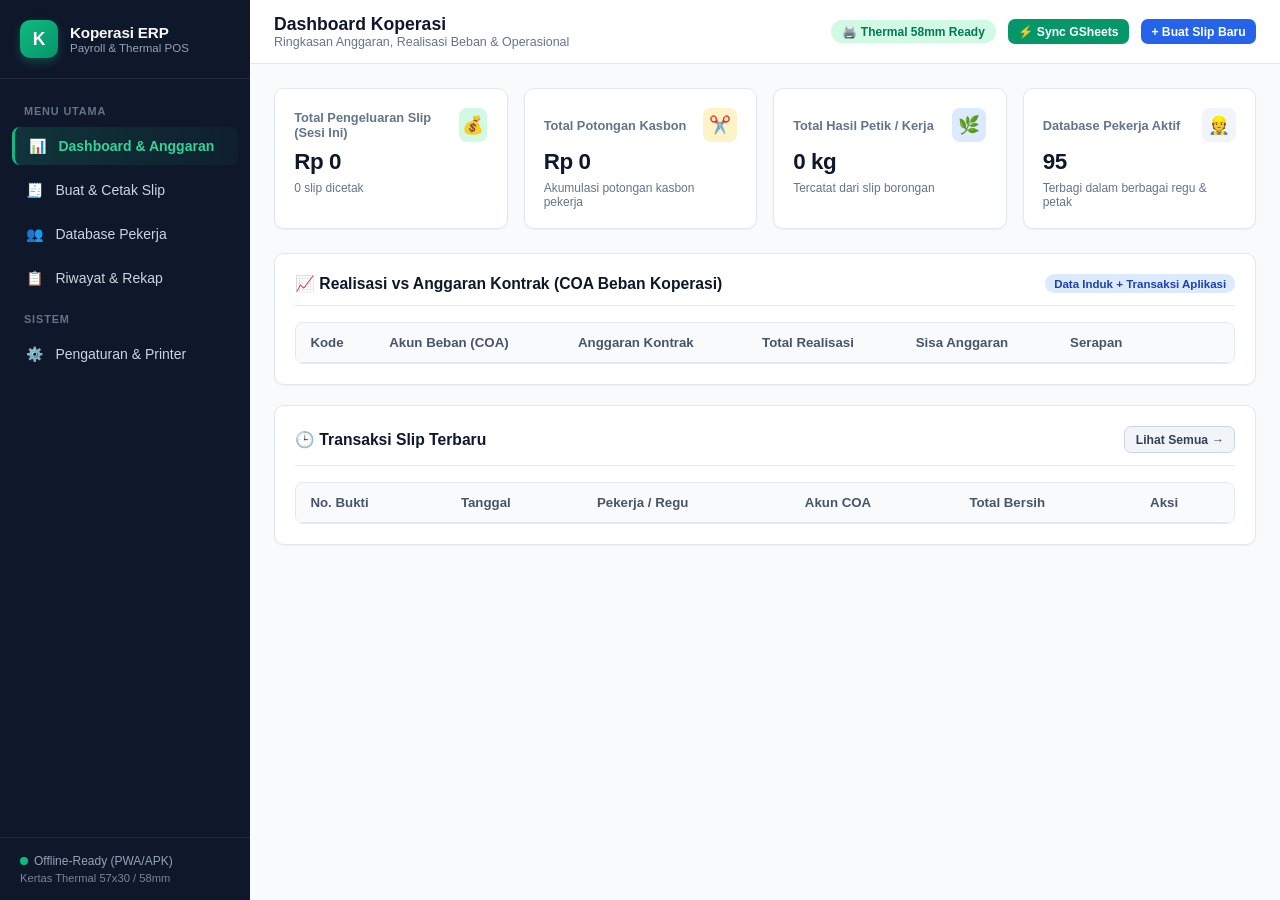
<file: index.html>
<!DOCTYPE html>
<html lang="id">
<head>
  <meta charset="UTF-8">
  <meta name="viewport" content="width=device-width, initial-scale=1.0, maximum-scale=1.0, user-scalable=no">
  <meta name="theme-color" content="#0f172a">
  <link rel="manifest" href="manifest.json">
  <link rel="apple-touch-icon" href="icons/icon-192.png">
  <title>Koperasi ERP — Payroll &amp; Slip Thermal 57x30</title>
  <link rel="stylesheet" href="styles.css">
  <script src="data.js" defer></script>
  <script src="app.js" defer></script>
</head>
<body>

  <!-- SIDEBAR DESKTOP -->
  <aside class="sidebar">
    <div class="sidebar-brand">
      <div class="brand-logo">K</div>
      <div class="brand-text">
        <h2>Koperasi ERP</h2>
        <span>Payroll &amp; Thermal POS</span>
      </div>
    </div>

    <nav class="sidebar-nav">
      <div class="nav-label">Menu Utama</div>
      <button class="nav-item active" data-view="dashboard" onclick="switchView('dashboard')">
        <span>📊</span> Dashboard &amp; Anggaran
      </button>
      <button class="nav-item" data-view="slip" onclick="switchView('slip')">
        <span>🧾</span> Buat &amp; Cetak Slip
      </button>
      <button class="nav-item" data-view="workers" onclick="switchView('workers')">
        <span>👥</span> Database Pekerja
      </button>
      <button class="nav-item" data-view="history" onclick="switchView('history')">
        <span>📋</span> Riwayat &amp; Rekap
      </button>

      <div class="nav-label">Sistem</div>
      <button class="nav-item" data-view="settings" onclick="switchView('settings')">
        <span>⚙️</span> Pengaturan &amp; Printer
      </button>
    </nav>

    <div class="sidebar-footer">
      <div><span class="status-dot"></span>Offline-Ready (PWA/APK)</div>
      <div style="margin-top: 4px; font-size: 0.7rem; opacity: 0.8;">Kertas Thermal 57x30 / 58mm</div>
    </div>
  </aside>

  <!-- MAIN WRAPPER -->
  <div class="main-wrapper">
    <!-- TOPBAR -->
    <header class="topbar">
      <div class="topbar-left">
        <div>
          <div class="topbar-title" id="topbarTitle">Dashboard Koperasi</div>
          <div class="topbar-subtitle" id="topbarSubtitle">Ringkasan Anggaran, Realisasi Beban &amp; Operasional</div>
        </div>
      </div>
      <div class="topbar-actions">
        <span class="pill-badge hide-mobile">🖨️ Thermal 58mm Ready</span>
        <button class="btn btn-primary btn-sm" onclick="syncWithGoogleSheets()" style="background: #059669; color: white;">⚡ Sync GSheets</button>
        <button class="btn btn-accent btn-sm" onclick="switchView('slip')">+ Buat Slip Baru</button>
      </div>
    </header>

    <!-- CONTENT AREA -->
    <main class="content-area">

      <!-- ================= VIEW 1: DASHBOARD ================= -->
      <section id="view-dashboard" class="view-section active">
        <div class="kpi-grid">
          <div class="kpi-card">
            <div class="kpi-top">
              <span class="kpi-label">Total Pengeluaran Slip (Sesi Ini)</span>
              <div class="kpi-icon" style="background: #d1fae5; color: #059669;">💰</div>
            </div>
            <div class="kpi-value" id="kpiTotalPaid">Rp 0</div>
            <div class="kpi-meta" id="kpiSlipCount">0 slip dicetak</div>
          </div>

          <div class="kpi-card">
            <div class="kpi-top">
              <span class="kpi-label">Total Potongan Kasbon</span>
              <div class="kpi-icon" style="background: #fef3c7; color: #d97706;">✂️</div>
            </div>
            <div class="kpi-value" id="kpiTotalKasbon">Rp 0</div>
            <div class="kpi-meta">Akumulasi potongan kasbon pekerja</div>
          </div>

          <div class="kpi-card">
            <div class="kpi-top">
              <span class="kpi-label">Total Hasil Petik / Kerja</span>
              <div class="kpi-icon" style="background: #dbeafe; color: #2563eb;">🌿</div>
            </div>
            <div class="kpi-value" id="kpiTotalKg">0 kg</div>
            <div class="kpi-meta">Tercatat dari slip borongan</div>
          </div>

          <div class="kpi-card">
            <div class="kpi-top">
              <span class="kpi-label">Database Pekerja Aktif</span>
              <div class="kpi-icon" style="background: #f1f5f9; color: #334155;">👷</div>
            </div>
            <div class="kpi-value" id="kpiActiveWorkers">0</div>
            <div class="kpi-meta" id="kpiTotalRegu">Terbagi dalam berbagai regu &amp; petak</div>
          </div>
        </div>

        <div class="card">
          <div class="card-header">
            <div class="card-title">📈 Realisasi vs Anggaran Kontrak (COA Beban Koperasi)</div>
            <span class="badge badge-blue">Data Induk + Transaksi Aplikasi</span>
          </div>
          <div class="table-responsive">
            <table class="erp-table">
              <thead>
                <tr>
                  <th>Kode</th>
                  <th>Akun Beban (COA)</th>
                  <th>Anggaran Kontrak</th>
                  <th>Total Realisasi</th>
                  <th>Sisa Anggaran</th>
                  <th style="min-width: 140px;">Serapan</th>
                </tr>
              </thead>
              <tbody id="coaBudgetTableBody"></tbody>
            </table>
          </div>
        </div>

        <div class="card">
          <div class="card-header">
            <div class="card-title">🕒 Transaksi Slip Terbaru</div>
            <button class="btn btn-secondary btn-sm" onclick="switchView('history')">Lihat Semua →</button>
          </div>
          <div class="table-responsive">
            <table class="erp-table">
              <thead>
                <tr>
                  <th>No. Bukti</th>
                  <th>Tanggal</th>
                  <th>Pekerja / Regu</th>
                  <th>Akun COA</th>
                  <th>Total Bersih</th>
                  <th>Aksi</th>
                </tr>
              </thead>
              <tbody id="recentTxTableBody"></tbody>
            </table>
          </div>
        </div>
      </section>

      <!-- ================= VIEW 2: BUAT & CETAK SLIP ================= -->
      <section id="view-slip" class="view-section">
        <div class="slip-workspace">
          <!-- LEFT: EDITOR -->
          <div>
            <div class="card">
              <div class="card-header">
                <div class="card-title">1️⃣ Pilih Pekerja &amp; Akun Beban (COA)</div>
                <button class="btn btn-secondary btn-sm" onclick="resetSlipForm()">🔄 Reset Form</button>
              </div>

              <div class="form-grid">
                <div class="form-group">
                  <label>Filter Regu / Petak</label>
                  <select id="filterSlipRegu" onchange="populateWorkerSelect()">
                    <option value="">-- Semua Regu / Petak --</option>
                  </select>
                </div>
                <div class="form-group">
                  <label>Pilih Pekerja (Database)</label>
                  <select id="selectWorkerDb" onchange="onSelectWorkerFromDb()">
                    <option value="">-- Ketik Manual / Pilih Pekerja --</option>
                  </select>
                </div>
                <div class="form-group">
                  <label>Nama Pekerja / Ketua Regu</label>
                  <input type="text" id="workerName" value="Alfiki Paputungan" oninput="updateReceipt()">
                </div>
                <div class="form-group">
                  <label>Jabatan / Kategori</label>
                  <input type="text" id="workerRole" value="Borongan Pemetik" oninput="updateReceipt()">
                </div>
                <div class="form-group">
                  <label>Regu / Petak Lahan</label>
                  <input type="text" id="workerRegu" value="PGWS" oninput="updateReceipt()">
                </div>
                <div class="form-group">
                  <label>Akun Beban (COA)</label>
                  <select id="coaSelect" onchange="onCoaChange()"></select>
                </div>
                <div class="form-group">
                  <label>No. Bukti / Referensi</label>
                  <input type="text" id="refNo" oninput="updateReceipt()">
                </div>
                <div class="form-group">
                  <label>Tanggal Pembayaran</label>
                  <input type="date" id="payDate" oninput="updateReceipt()">
                </div>
                <div class="form-group full">
                  <label>Periode / Keterangan Kerja</label>
                  <input type="text" id="periodText" value="Periode November 2026" oninput="updateReceipt()">
                </div>
              </div>
            </div>

            <!-- KALKULATOR PINTAR -->
            <div class="smart-calc-box">
              <div class="smart-calc-header">
                <span>⚡ Kalkulator Cepat (Otomatis ke Komponen Pendapatan)</span>
                <select id="calcMode" onchange="toggleCalcMode()" style="width: auto; padding: 0.25rem 0.5rem; font-size: 0.75rem;">
                  <option value="borongan_kg">Borongan Petik / Cudai (Kg)</option>
                  <option value="harian_hok">Harian Pengawas / Penjemur (HOK)</option>
                  <option value="borongan_lahan">Borongan Pemarasan (Ha / Pohon)</option>
                </select>
              </div>

              <div id="calcInputsKg" class="form-grid" style="margin-bottom: 0.5rem;">
                <div class="form-group" style="margin-bottom: 0;">
                  <label>Berat Hasil (kg)</label>
                  <input type="number" id="calcQtyKg" step="0.1" placeholder="Contoh: 133.5" oninput="applySmartCalc()">
                </div>
                <div class="form-group" style="margin-bottom: 0;">
                  <label>Tarif per kg (Rp)</label>
                  <input type="number" id="calcRateKg" value="7000" oninput="applySmartCalc()">
                </div>
              </div>

              <div id="calcInputsHok" class="form-grid" style="display: none; margin-bottom: 0.5rem;">
                <div class="form-group" style="margin-bottom: 0;">
                  <label>Jumlah Hari (HOK)</label>
                  <input type="number" id="calcQtyHok" step="0.5" placeholder="Contoh: 10" oninput="applySmartCalc()">
                </div>
                <div class="form-group" style="margin-bottom: 0;">
                  <label>Tarif per HOK (Rp)</label>
                  <input type="number" id="calcRateHok" value="150000" oninput="applySmartCalc()">
                </div>
              </div>

              <div id="calcInputsLahan" class="form-grid" style="display: none; margin-bottom: 0.5rem;">
                <div class="form-group" style="margin-bottom: 0;">
                  <label>Luas (Ha) / Jumlah Pohon</label>
                  <input type="text" id="calcLahanInfo" placeholder="Contoh: 2.5 Ha / 180 Pohon" oninput="applySmartCalc()">
                </div>
                <div class="form-group" style="margin-bottom: 0;">
                  <label>Nilai Borongan (Rp)</label>
                  <input type="number" id="calcRateLahan" placeholder="Contoh: 2500000" oninput="applySmartCalc()">
                </div>
              </div>
            </div>

            <!-- KOMPONEN PENDAPATAN & POTONGAN -->
            <div class="card">
              <div class="card-header">
                <div class="card-title">2️⃣ Rincian Pendapatan &amp; Potongan</div>
              </div>

              <div style="display: flex; justify-content: space-between; align-items: center; margin-bottom: 0.5rem;">
                <label style="margin: 0; color: #059669;">(+) Komponen Pendapatan</label>
                <button class="btn btn-secondary btn-sm" onclick="addIncomeItem()">+ Tambah Baris</button>
              </div>
              <div id="incomeItemsContainer"></div>

              <div style="display: flex; justify-content: space-between; align-items: center; margin: 1rem 0 0.5rem;">
                <label style="margin: 0; color: #dc2626;">(-) Potongan / Kasbon</label>
                <button class="btn btn-secondary btn-sm" onclick="addDeductionItem()">+ Tambah Potongan</button>
              </div>
              <div id="deductionItemsContainer"></div>

              <div class="form-grid" style="margin-top: 1rem; padding-top: 1rem; border-top: 1px solid var(--border);">
                <div class="form-group">
                  <label>Metode Pembayaran</label>
                  <select id="paymentMethod" onchange="updateReceipt()">
                    <option value="Tunai / Cash">Tunai / Cash</option>
                    <option value="Transfer Bank Sulutgo">Transfer Bank Sulutgo</option>
                    <option value="Transfer Bank BRI">Transfer Bank BRI</option>
                    <option value="Transfer Bank BCA">Transfer Bank BCA</option>
                    <option value="Transfer Bank Mandiri">Transfer Bank Mandiri</option>
                    <option value="QRIS / E-Wallet">QRIS / E-Wallet</option>
                  </select>
                </div>
                <div class="form-group">
                  <label>Nama Pengesah / Pengurus</label>
                  <input type="text" id="picName" oninput="updateReceipt()">
                </div>
                <div class="form-group full">
                  <label>Catatan Kaki (Bawah Struk)</label>
                  <input type="text" id="noteText" oninput="updateReceipt()">
                </div>
              </div>

              <div class="action-bar" style="flex-direction: column; gap: 0.6rem; margin-top: 1rem;">
                <button class="btn btn-primary btn-lg" style="width: 100%; background: #10b981; color: white; font-size: 1.05rem; padding: 0.85rem; font-weight: 700; box-shadow: 0 4px 12px rgba(16,185,129,0.3);" onclick="printDirectBluetooth()">
                  🖨️ CETAK BLUETOOTH LANGSUNG (58mm)
                </button>
                <div style="display: flex; gap: 0.5rem; width: 100%;">
                  <button class="btn btn-secondary" style="flex: 1;" onclick="openBluetoothModal()">
                    📶 Pilih Printer
                  </button>
                  <button class="btn btn-secondary" style="flex: 1;" onclick="prepareAndPrintSystem()">
                    📄 Simpan PDF
                  </button>
                  <button class="btn btn-accent" style="flex: 1;" onclick="shareSlipWhatsApp()">
                    💬 Kirim WA
                  </button>
                </div>
              </div>
            </div>
          </div>

          <!-- RIGHT: LIVE PREVIEW THERMAL -->
          <div class="preview-sticky">
            <div class="preview-toolbar">
              <span>📄 Live Preview Thermal (<span id="previewWidthLabel">58mm</span>)</span>
              <button class="btn btn-primary btn-sm" onclick="printDirectBluetooth()" style="background: #10b981; color: white; font-weight: 700;">🖨️ Cetak Bluetooth</button>
            </div>

            <div class="receipt-paper-wrapper">
              <div class="receipt-container" id="receiptPrintArea">
                <div class="receipt-center">
                  <div class="receipt-title" id="prevBusinessName">KOPERASI PERKEBUNAN</div>
                  <div class="receipt-sub" id="prevBusinessUnit">Unit Produksi &amp; Pengolahan</div>
                  <div class="receipt-sub" id="prevBusinessAddress" style="font-size: 8.5px;">Sulawesi Utara</div>
                </div>

                <div class="divider"></div>

                <div class="receipt-row">
                  <span class="label">No.Bukti</span>
                  <span class="val" id="prevRefNo">SLIP-001</span>
                </div>
                <div class="receipt-row">
                  <span class="label">Tanggal</span>
                  <span class="val" id="prevDate">27/11/2026</span>
                </div>
                <div class="receipt-row">
                  <span class="label">Akun</span>
                  <span class="val" id="prevCoa">402 - Upah Pemetik</span>
                </div>
                <div class="receipt-row bold">
                  <span class="label">Pekerja</span>
                  <span class="val" id="prevWorker">Alfiki Paputungan</span>
                </div>
                <div class="receipt-row">
                  <span class="label">Regu/Jab</span>
                  <span class="val" id="prevRoleRegu">PGWS / Pemetik</span>
                </div>
                <div class="receipt-row">
                  <span class="label">Periode</span>
                  <span class="val" id="prevPeriod">Nov 2026</span>
                </div>

                <div class="divider"></div>

                <div style="font-weight: bold; margin-bottom: 2px;">PENDAPATAN:</div>
                <table class="receipt-table" id="prevIncomeTable"></table>

                <div id="prevDeductionSection" style="display: none; margin-top: 4px;">
                  <div style="font-weight: bold; margin-bottom: 2px;">POTONGAN / KASBON:</div>
                  <table class="receipt-table" id="prevDeductionTable"></table>
                </div>

                <div class="divider"></div>

                <div class="receipt-row bold" style="font-size: 12px;">
                  <span class="label">TOTAL DITERIMA:</span>
                  <span class="val" id="prevTotal">Rp 0</span>
                </div>
                <div class="receipt-row" style="font-size: 9px; margin-top: 2px;">
                  <span class="label">Metode:</span>
                  <span class="val" id="prevPaymentMethod">Tunai / Cash</span>
                </div>

                <div class="divider"></div>

                <div class="signatures">
                  <div class="sign-box">
                    <div>Penerima,</div>
                    <div class="sign-space"></div>
                    <div id="prevSignWorker">( Pekerja )</div>
                  </div>
                  <div class="sign-box">
                    <div>Pengesah,</div>
                    <div class="sign-space"></div>
                    <div id="prevSignPic">( Pengurus )</div>
                  </div>
                </div>

                <div class="divider" style="margin-top: 8px;"></div>
                <div class="receipt-center" style="font-size: 8.5px; margin-top: 3px;" id="prevNote">
                  Terima kasih atas kerja keras Anda.
                </div>
                <div class="receipt-center" style="font-size: 8px; opacity: 0.7; margin-top: 2px;">
                  --- Dicetak via Koperasi ERP ---
                </div>
              </div>
            </div>
          </div>
        </div>
      </section>

      <!-- ================= VIEW 3: DATABASE PEKERJA ================= -->
      <section id="view-workers" class="view-section">
        <div class="card">
          <div class="card-header">
            <div class="card-title">👥 Database Pekerja &amp; Ketua Regu Koperasi</div>
            <div style="display: flex; gap: 0.5rem;">
              <button class="btn btn-primary btn-sm" onclick="syncWithGoogleSheets()" style="background: #059669; color: white;">⚡ Sync GSheets</button>
              <button class="btn btn-accent btn-sm" onclick="openWorkerModal()">+ Tambah Pekerja</button>
            </div>
          </div>

          <div class="filter-bar">
            <input type="text" id="searchWorkerInput" placeholder="Cari nama pekerja..." oninput="renderWorkersTable()">
            <select id="filterWorkerRegu" onchange="renderWorkersTable()">
              <option value="">Semua Regu / Petak</option>
            </select>
            <select id="filterWorkerRole" onchange="renderWorkersTable()">
              <option value="">Semua Jabatan</option>
              <option value="Borongan Pemetik">Borongan Pemetik</option>
              <option value="Pengawas Lapangan">Pengawas Lapangan</option>
              <option value="Pengawas Cudai">Pengawas Cudai</option>
              <option value="Penjemur">Penjemur</option>
              <option value="Pengawas Malam">Pengawas Malam</option>
              <option value="Ketua Regu Pemarasan">Ketua Regu Pemarasan</option>
            </select>
          </div>

          <div class="table-responsive">
            <table class="erp-table">
              <thead>
                <tr>
                  <th>ID</th>
                  <th>Nama Pekerja</th>
                  <th>Jabatan / Kategori</th>
                  <th>Regu / Petak</th>
                  <th>Skema</th>
                  <th>Tarif Default</th>
                  <th>Status</th>
                  <th>Aksi</th>
                </tr>
              </thead>
              <tbody id="workersTableBody"></tbody>
            </table>
          </div>
        </div>
      </section>

      <!-- ================= VIEW 4: RIWAYAT & REKAP ================= -->
      <section id="view-history" class="view-section">
        <div class="card">
          <div class="card-header">
            <div class="card-title">📋 Riwayat Slip Pembayaran &amp; Export</div>
            <div style="display: flex; gap: 0.5rem;">
              <button class="btn btn-primary btn-sm" onclick="exportHistoryCSV()">📥 Export CSV (Excel)</button>
              <button class="btn btn-danger btn-sm" onclick="clearHistory()">🗑️ Hapus Semua</button>
            </div>
          </div>

          <div class="filter-bar">
            <input type="text" id="searchHistoryInput" placeholder="Cari no. bukti atau nama pekerja..." oninput="renderHistoryTable()">
            <select id="filterHistoryCoa" onchange="renderHistoryTable()">
              <option value="">Semua Akun COA</option>
            </select>
          </div>

          <div class="table-responsive">
            <table class="erp-table">
              <thead>
                <tr>
                  <th>No. Bukti</th>
                  <th>Tanggal</th>
                  <th>Nama Pekerja</th>
                  <th>Regu</th>
                  <th>Akun COA</th>
                  <th>Bruto</th>
                  <th>Kasbon</th>
                  <th>Total Bersih</th>
                  <th>Aksi</th>
                </tr>
              </thead>
              <tbody id="historyTableBody"></tbody>
            </table>
          </div>
        </div>
      </section>

      <!-- ================= VIEW 5: PENGATURAN ================= -->
      <section id="view-settings" class="view-section">
        <div class="card">
          <div class="card-header">
            <div class="card-title">⚙️ Pengaturan Identitas Koperasi &amp; Printer Thermal</div>
          </div>

          <div class="form-grid">
            <div class="form-group">
              <label>Nama Koperasi / Usaha</label>
              <input type="text" id="setBusinessName">
            </div>
            <div class="form-group">
              <label>Sub-Judul / Unit Kerja</label>
              <input type="text" id="setBusinessUnit">
            </div>
            <div class="form-group full">
              <label>Alamat &amp; Kontak</label>
              <input type="text" id="setBusinessAddress">
            </div>
            <div class="form-group">
              <label>Nama Pengesah / Admin Default</label>
              <input type="text" id="setPicName">
            </div>
            <div class="form-group">
              <label>Lebar Kertas Thermal</label>
              <select id="setPaperWidth">
                <option value="58mm">58mm (Roll 57x30 Standard)</option>
                <option value="57mm">57mm (Compact)</option>
                <option value="80mm">80mm (Lebar)</option>
              </select>
            </div>
            <div class="form-group">
              <label>Tarif Default Pemetik (Rp/kg)</label>
              <input type="number" id="setRatePemetik">
            </div>
            <div class="form-group">
              <label>Tarif Default Pengawas (Rp/HOK)</label>
              <input type="number" id="setRatePengawas">
            </div>
            <div class="form-group full">
              <label>Catatan Kaki Default Struk</label>
              <input type="text" id="setFooterNote">
            </div>
          </div>

          <div class="action-bar">
            <button class="btn btn-primary" onclick="saveSettings()">💾 Simpan Pengaturan</button>
            <button class="btn btn-primary" onclick="syncWithGoogleSheets()" style="background: #059669; color: white;">⚡ Sync Data dari Google Sheets</button>
            <button class="btn btn-secondary" onclick="backupDataJSON()">📤 Backup Data (JSON)</button>
            <button class="btn btn-secondary" onclick="document.getElementById('restoreFile').click()">📥 Restore Data (JSON)</button>
            <input type="file" id="restoreFile" accept=".json" style="display: none;" onchange="restoreDataJSON(event)">
          </div>
        </div>
      </section>

    </main>
  </div>

  <!-- MOBILE BOTTOM NAVIGATION (ANDROID APK) -->
  <nav class="mobile-nav">
    <button class="mobile-nav-btn active" data-view="dashboard" onclick="switchView('dashboard')">
      <span class="ico">📊</span>
      <span>Dashboard</span>
    </button>
    <button class="mobile-nav-btn" data-view="slip" onclick="switchView('slip')">
      <span class="ico">🧾</span>
      <span>Cetak Slip</span>
    </button>
    <button class="mobile-nav-btn" data-view="workers" onclick="switchView('workers')">
      <span class="ico">👥</span>
      <span>Pekerja</span>
    </button>
    <button class="mobile-nav-btn" data-view="history" onclick="switchView('history')">
      <span class="ico">📋</span>
      <span>Riwayat</span>
    </button>
    <button class="mobile-nav-btn" data-view="settings" onclick="switchView('settings')">
      <span class="ico">⚙️</span>
      <span>Setelan</span>
    </button>
  </nav>

  <!-- MODAL TAMBAH PEKERJA -->
  <div class="modal-backdrop" id="workerModal" style="display: none;">
    <div class="modal-box">
      <div class="card-header">
        <div class="card-title">Tambah / Edit Pekerja</div>
        <button class="btn btn-secondary btn-sm" onclick="closeWorkerModal()">✕</button>
      </div>
      <div class="form-group">
        <label>Nama Pekerja</label>
        <input type="text" id="modalWorkerName" placeholder="Nama lengkap pekerja">
      </div>
      <div class="form-group">
        <label>Jabatan / Kategori</label>
        <select id="modalWorkerRole">
          <option value="Borongan Pemetik">Borongan Pemetik</option>
          <option value="Pengawas Lapangan">Pengawas Lapangan</option>
          <option value="Pengawas Cudai">Pengawas Cudai</option>
          <option value="Penjemur">Penjemur</option>
          <option value="Pengawas Malam">Pengawas Malam</option>
          <option value="Ketua Regu Pemarasan">Ketua Regu Pemarasan</option>
          <option value="Pencudai">Pencudai</option>
        </select>
      </div>
      <div class="form-group">
        <label>Regu / Petak</label>
        <input type="text" id="modalWorkerRegu" placeholder="Contoh: LGKP, Sabua Miring 1, PGWS">
      </div>
      <div class="form-grid">
        <div class="form-group">
          <label>Skema Gaji</label>
          <select id="modalWorkerScheme">
            <option value="Borongan">Borongan</option>
            <option value="Harian">Harian (HOK)</option>
          </select>
        </div>
        <div class="form-group">
          <label>Tarif Default (Rp)</label>
          <input type="number" id="modalWorkerRate" value="7000">
        </div>
      </div>
      <div class="action-bar" style="justify-content: flex-end;">
        <button class="btn btn-secondary" onclick="closeWorkerModal()">Batal</button>
        <button class="btn btn-primary" onclick="saveNewWorker()">Simpan Pekerja</button>
      </div>
    </div>
  </div>

  <!-- MODAL BLUETOOTH PRINTER -->
  <div class="modal-backdrop" id="btModal" style="display: none;">
    <div class="modal-box" style="max-width: 450px;">
      <div class="card-header">
        <div class="card-title">📶 Koneksi Printer Thermal Bluetooth</div>
        <button class="btn btn-secondary btn-sm" onclick="closeBluetoothModal()">✕</button>
      </div>
      <div style="padding: 0.5rem 0;">
        <p style="font-size: 0.82rem; color: #64748b; margin-bottom: 0.85rem;">
          Pilih printer thermal Bluetooth yang sudah terpasang (paired) di HP Anda:
        </p>
        <div style="display: flex; gap: 0.5rem; margin-bottom: 1rem;">
          <select id="btDeviceSelect" style="flex: 1;">
            <option value="">-- Cari / Pilih Perangkat Printer --</option>
          </select>
          <button class="btn btn-secondary btn-sm" onclick="loadBtDevices()">Cari</button>
        </div>
        <div style="display: flex; gap: 0.5rem; flex-wrap: wrap; margin-bottom: 1rem;">
          <button class="btn btn-primary" onclick="connectBtDevice()" style="flex: 1; justify-content: center;">
            Hubungkan
          </button>
          <button class="btn btn-danger" onclick="disconnectBtDevice()" style="flex: 1; justify-content: center;">
            Putus
          </button>
        </div>

        <div id="directBtBtnBox" style="display: none; margin-top: 0.75rem;">
          <button class="btn btn-primary" onclick="printDirectBluetooth()" style="width: 100%; justify-content: center; background: #10b981; font-size: 1rem; padding: 0.75rem; font-weight: 700;">
            🖨️ CETAK LANGSUNG VIA BLUETOOTH
          </button>
        </div>

        <div id="btStatus" style="margin-top: 0.85rem; font-size: 0.85rem; font-weight: 600; text-align: center; min-height: 1.5rem;"></div>
      </div>
    </div>
  </div>

  <!-- TOAST NOTIFICATION -->
  <div class="toast" id="toast"></div>
</body>
</html>
</file>
<file: styles.css>
:root {
  --bg-app: #f8fafc;
  --bg-surface: #ffffff;
  --bg-sidebar: #0f172a;
  --bg-sidebar-hover: #1e293b;
  --primary: #059669;
  --primary-hover: #047857;
  --primary-light: #d1fae5;
  --accent: #2563eb;
  --accent-light: #dbeafe;
  --warning: #d97706;
  --warning-light: #fef3c7;
  --danger: #dc2626;
  --danger-light: #fee2e2;
  --text-main: #0f172a;
  --text-muted: #64748b;
  --border: #e2e8f0;
  --shadow-sm: 0 1px 2px 0 rgba(0, 0, 0, 0.05);
  --shadow-md: 0 4px 6px -1px rgba(0, 0, 0, 0.07), 0 2px 4px -2px rgba(0, 0, 0, 0.05);
  --shadow-lg: 0 10px 25px -5px rgba(0, 0, 0, 0.1), 0 8px 10px -6px rgba(0, 0, 0, 0.05);
  --radius: 10px;
  --sidebar-w: 250px;
  --header-h: 64px;
}

* {
  box-sizing: border-box;
  margin: 0;
  padding: 0;
  font-family: 'Inter', -apple-system, BlinkMacSystemFont, "Segoe UI", Roboto, Helvetica, Arial, sans-serif;
  -webkit-tap-highlight-color: transparent;
}

body {
  background-color: var(--bg-app);
  color: var(--text-main);
  min-height: 100vh;
  display: flex;
  overflow-x: hidden;
}

/* ================= SIDEBAR (DESKTOP) ================= */
.sidebar {
  width: var(--sidebar-w);
  background: var(--bg-sidebar);
  color: #f8fafc;
  display: flex;
  flex-direction: column;
  position: fixed;
  top: 0;
  bottom: 0;
  left: 0;
  z-index: 40;
  transition: transform 0.25s ease;
}

.sidebar-brand {
  padding: 1.25rem 1.25rem;
  border-bottom: 1px solid rgba(255, 255, 255, 0.08);
  display: flex;
  align-items: center;
  gap: 0.75rem;
}

.brand-logo {
  width: 38px;
  height: 38px;
  border-radius: 10px;
  background: linear-gradient(135deg, #10b981, #059669);
  display: flex;
  align-items: center;
  justify-content: center;
  font-weight: 800;
  font-size: 1.1rem;
  color: white;
  box-shadow: 0 4px 10px rgba(16, 185, 129, 0.3);
  flex-shrink: 0;
}

.brand-text h2 {
  font-size: 0.95rem;
  font-weight: 700;
  letter-spacing: -0.01em;
  line-height: 1.2;
}

.brand-text span {
  font-size: 0.72rem;
  color: #94a3b8;
  display: block;
}

.sidebar-nav {
  flex: 1;
  padding: 1rem 0.75rem;
  display: flex;
  flex-direction: column;
  gap: 0.35rem;
  overflow-y: auto;
}

.nav-label {
  font-size: 0.68rem;
  text-transform: uppercase;
  letter-spacing: 0.08em;
  color: #64748b;
  font-weight: 700;
  padding: 0.65rem 0.75rem 0.25rem;
}

.nav-item {
  display: flex;
  align-items: center;
  gap: 0.75rem;
  padding: 0.7rem 0.9rem;
  border-radius: 8px;
  color: #cbd5e1;
  font-size: 0.875rem;
  font-weight: 500;
  cursor: pointer;
  border: none;
  background: transparent;
  width: 100%;
  text-align: left;
  transition: all 0.15s ease;
}

.nav-item:hover {
  background: var(--bg-sidebar-hover);
  color: #ffffff;
}

.nav-item.active {
  background: linear-gradient(90deg, rgba(16, 185, 129, 0.18), rgba(16, 185, 129, 0.05));
  color: #34d399;
  font-weight: 600;
  border-left: 3px solid #10b981;
}

.sidebar-footer {
  padding: 1rem 1.25rem;
  border-top: 1px solid rgba(255, 255, 255, 0.08);
  font-size: 0.75rem;
  color: #94a3b8;
}

.status-dot {
  display: inline-block;
  width: 8px;
  height: 8px;
  border-radius: 50%;
  background: #10b981;
  margin-right: 6px;
}

/* ================= MAIN CONTENT ================= */
.main-wrapper {
  flex: 1;
  margin-left: var(--sidebar-w);
  display: flex;
  flex-direction: column;
  min-width: 0;
}

.topbar {
  height: var(--header-h);
  background: var(--bg-surface);
  border-bottom: 1px solid var(--border);
  padding: 0 1.5rem;
  display: flex;
  align-items: center;
  justify-content: space-between;
  position: sticky;
  top: 0;
  z-index: 30;
}

.topbar-left {
  display: flex;
  align-items: center;
  gap: 0.75rem;
}

.topbar-title {
  font-size: 1.1rem;
  font-weight: 700;
  color: var(--text-main);
}

.topbar-subtitle {
  font-size: 0.78rem;
  color: var(--text-muted);
}

.topbar-actions {
  display: flex;
  align-items: center;
  gap: 0.75rem;
}

.pill-badge {
  background: var(--primary-light);
  color: var(--primary-hover);
  font-size: 0.75rem;
  font-weight: 600;
  padding: 0.3rem 0.7rem;
  border-radius: 999px;
  display: inline-flex;
  align-items: center;
  gap: 0.35rem;
}

.content-area {
  padding: 1.5rem;
  max-width: 1440px;
  width: 100%;
  margin: 0 auto;
  flex: 1;
}

.view-section {
  display: none;
  animation: fadeIn 0.2s ease;
}

.view-section.active {
  display: block;
}

@keyframes fadeIn {
  from { opacity: 0; transform: translateY(4px); }
  to { opacity: 1; transform: translateY(0); }
}

/* ================= CARDS & KPI ================= */
.kpi-grid {
  display: grid;
  grid-template-columns: repeat(auto-fit, minmax(220px, 1fr));
  gap: 1rem;
  margin-bottom: 1.5rem;
}

.kpi-card {
  background: var(--bg-surface);
  border: 1px solid var(--border);
  border-radius: var(--radius);
  padding: 1.2rem;
  box-shadow: var(--shadow-sm);
  display: flex;
  flex-direction: column;
  gap: 0.4rem;
}

.kpi-top {
  display: flex;
  justify-content: space-between;
  align-items: center;
}

.kpi-label {
  font-size: 0.8rem;
  font-weight: 600;
  color: var(--text-muted);
}

.kpi-icon {
  width: 34px;
  height: 34px;
  border-radius: 8px;
  display: flex;
  align-items: center;
  justify-content: center;
  font-size: 1.1rem;
}

.kpi-value {
  font-size: 1.4rem;
  font-weight: 800;
  color: var(--text-main);
  letter-spacing: -0.02em;
}

.kpi-meta {
  font-size: 0.75rem;
  color: var(--text-muted);
}

.card {
  background: var(--bg-surface);
  border: 1px solid var(--border);
  border-radius: var(--radius);
  box-shadow: var(--shadow-sm);
  padding: 1.25rem;
  margin-bottom: 1.25rem;
}

.card-header {
  display: flex;
  justify-content: space-between;
  align-items: center;
  margin-bottom: 1rem;
  padding-bottom: 0.75rem;
  border-bottom: 1px solid var(--border);
  flex-wrap: wrap;
  gap: 0.5rem;
}

.card-title {
  font-size: 0.98rem;
  font-weight: 700;
  color: var(--text-main);
  display: flex;
  align-items: center;
  gap: 0.5rem;
}

/* ================= SLIP EDITOR + PREVIEW GRID ================= */
.slip-workspace {
  display: grid;
  grid-template-columns: 1.35fr 1fr;
  gap: 1.5rem;
  align-items: start;
}

.form-grid {
  display: grid;
  grid-template-columns: repeat(2, 1fr);
  gap: 0.85rem;
}

.form-group {
  margin-bottom: 0.85rem;
}

.form-group.full {
  grid-column: 1 / -1;
}

label {
  display: block;
  font-size: 0.78rem;
  font-weight: 600;
  color: #475569;
  margin-bottom: 0.35rem;
}

input, select, textarea {
  width: 100%;
  padding: 0.55rem 0.75rem;
  border: 1px solid #cbd5e1;
  border-radius: 7px;
  font-size: 0.875rem;
  color: var(--text-main);
  background: #ffffff;
  outline: none;
  transition: all 0.15s ease;
}

input:focus, select:focus, textarea:focus {
  border-color: var(--primary);
  box-shadow: 0 0 0 3px rgba(5, 150, 105, 0.12);
}

.smart-calc-box {
  background: #f0fdf4;
  border: 1px solid #bbf7d0;
  border-radius: 8px;
  padding: 0.9rem;
  margin-bottom: 1rem;
}

.smart-calc-header {
  font-size: 0.8rem;
  font-weight: 700;
  color: #166534;
  margin-bottom: 0.6rem;
  display: flex;
  justify-content: space-between;
  align-items: center;
}

.item-row {
  display: flex;
  gap: 0.5rem;
  margin-bottom: 0.5rem;
  align-items: center;
}

.item-row input[type="text"] {
  flex: 2;
}

.item-row input[type="number"] {
  flex: 1.2;
}

/* ================= BUTTONS ================= */
.btn {
  cursor: pointer;
  font-size: 0.82rem;
  font-weight: 600;
  padding: 0.55rem 0.95rem;
  border-radius: 7px;
  border: none;
  display: inline-flex;
  align-items: center;
  justify-content: center;
  gap: 0.4rem;
  transition: all 0.15s ease;
  text-decoration: none;
}

.btn-primary {
  background: var(--primary);
  color: white;
}
.btn-primary:hover {
  background: var(--primary-hover);
}

.btn-accent {
  background: var(--accent);
  color: white;
}
.btn-accent:hover {
  background: #1d4ed8;
}

.btn-secondary {
  background: #f1f5f9;
  color: #334155;
  border: 1px solid #cbd5e1;
}
.btn-secondary:hover {
  background: #e2e8f0;
}

.btn-danger {
  background: var(--danger-light);
  color: var(--danger);
  padding: 0.45rem 0.65rem;
}
.btn-danger:hover {
  background: #fecaca;
}

.btn-sm {
  padding: 0.35rem 0.65rem;
  font-size: 0.76rem;
}

.btn-lg {
  padding: 0.78rem 1.25rem;
  font-size: 0.95rem;
}

.action-bar {
  display: flex;
  gap: 0.65rem;
  flex-wrap: wrap;
  margin-top: 1rem;
}

/* ================= THERMAL RECEIPT PREVIEW ================= */
.preview-sticky {
  position: sticky;
  top: 84px;
  display: flex;
  flex-direction: column;
  align-items: center;
}

.preview-toolbar {
  width: 100%;
  display: flex;
  justify-content: space-between;
  align-items: center;
  margin-bottom: 0.75rem;
  background: #e2e8f0;
  padding: 0.5rem 0.85rem;
  border-radius: 8px;
  font-size: 0.8rem;
  font-weight: 600;
  color: #334155;
}

.receipt-paper-wrapper {
  background: #cbd5e1;
  padding: 1.25rem;
  border-radius: 12px;
  width: 100%;
  display: flex;
  justify-content: center;
  overflow-x: auto;
}

.receipt-container {
  width: 58mm;
  background: #ffffff;
  box-shadow: 0 8px 25px rgba(0, 0, 0, 0.15);
  padding: 3.5mm 2.5mm;
  color: #000000;
  font-family: 'Courier New', Courier, monospace;
  font-size: 11px;
  line-height: 1.28;
  border-radius: 2px;
}

.receipt-container * {
  font-family: 'Courier New', Courier, monospace;
}

.receipt-center { text-align: center; }
.receipt-title {
  font-size: 12.5px;
  font-weight: bold;
  text-transform: uppercase;
  margin-bottom: 2px;
}
.receipt-sub { font-size: 9.5px; margin-bottom: 1px; }

.divider {
  border-top: 1px dashed #000;
  margin: 5px 0;
}

.receipt-row {
  display: flex;
  justify-content: space-between;
  margin-bottom: 2px;
  gap: 4px;
}
.receipt-row.bold { font-weight: bold; }
.receipt-row .label { text-align: left; }
.receipt-row .val { text-align: right; word-break: break-word; }

.receipt-table {
  width: 100%;
  border-collapse: collapse;
  margin: 3px 0;
}
.receipt-table td {
  padding: 1.5px 0;
  vertical-align: top;
}
.receipt-table td.col-item { text-align: left; }
.receipt-table td.col-val { text-align: right; white-space: nowrap; }

.signatures {
  display: flex;
  justify-content: space-between;
  margin-top: 10px;
  text-align: center;
  font-size: 9.5px;
}
.sign-box { width: 46%; }
.sign-space { height: 28px; }

/* ================= TABLES & BADGES ================= */
.table-responsive {
  overflow-x: auto;
  border: 1px solid var(--border);
  border-radius: 8px;
}

.erp-table {
  width: 100%;
  border-collapse: collapse;
  font-size: 0.83rem;
}

.erp-table th {
  background: #f8fafc;
  color: #475569;
  font-weight: 700;
  text-align: left;
  padding: 0.75rem 0.9rem;
  border-bottom: 1px solid var(--border);
  white-space: nowrap;
}

.erp-table td {
  padding: 0.7rem 0.9rem;
  border-bottom: 1px solid #f1f5f9;
  vertical-align: middle;
}

.erp-table tr:hover td {
  background: #f8fafc;
}

.badge {
  display: inline-block;
  padding: 0.2rem 0.55rem;
  border-radius: 999px;
  font-size: 0.72rem;
  font-weight: 600;
  white-space: nowrap;
}

.badge-green { background: var(--primary-light); color: #065f46; }
.badge-blue { background: var(--accent-light); color: #1e40af; }
.badge-amber { background: var(--warning-light); color: #92400e; }
.badge-red { background: var(--danger-light); color: #991b1b; }
.badge-gray { background: #f1f5f9; color: #475569; }

.progress-track {
  width: 100%;
  height: 8px;
  background: #e2e8f0;
  border-radius: 999px;
  overflow: hidden;
  margin-top: 4px;
}
.progress-fill {
  height: 100%;
  border-radius: 999px;
  transition: width 0.3s ease;
}

/* ================= FILTER BAR ================= */
.filter-bar {
  display: flex;
  gap: 0.75rem;
  margin-bottom: 1rem;
  flex-wrap: wrap;
}
.filter-bar input, .filter-bar select {
  width: auto;
  min-width: 180px;
  flex: 1;
}

/* ================= MOBILE BOTTOM NAV ================= */
.mobile-nav {
  display: none;
  position: fixed;
  bottom: 0;
  left: 0;
  right: 0;
  background: #ffffff;
  border-top: 1px solid var(--border);
  z-index: 999;
  padding: 0.5rem 0.25rem calc(0.6rem + env(safe-area-inset-bottom, 16px));
  justify-content: space-around;
  box-shadow: 0 -4px 16px rgba(0, 0, 0, 0.12);
}

.mobile-nav-btn {
  display: flex;
  flex-direction: column;
  align-items: center;
  gap: 3px;
  background: transparent;
  border: none;
  color: var(--text-muted);
  font-size: 0.72rem;
  font-weight: 600;
  padding: 0.4rem 0.6rem;
  border-radius: 10px;
  cursor: pointer;
  pointer-events: auto;
  min-height: 48px;
  justify-content: center;
}

.mobile-nav-btn.active {
  color: var(--primary);
  background: #eff6ff;
}

.mobile-nav-btn * {
  pointer-events: none;
}

.mobile-nav-btn.active {
  color: var(--primary);
  background: var(--primary-light);
}

.mobile-nav-btn span.ico {
  font-size: 1.15rem;
}

/* ================= TOAST ================= */
.toast {
  position: fixed;
  bottom: 80px;
  right: 20px;
  background: #0f172a;
  color: white;
  padding: 0.75rem 1.2rem;
  border-radius: 8px;
  font-size: 0.85rem;
  font-weight: 500;
  box-shadow: var(--shadow-lg);
  z-index: 100;
  opacity: 0;
  transform: translateY(10px);
  pointer-events: none;
  transition: all 0.25s ease;
}
.toast.show {
  opacity: 1;
  transform: translateY(0);
}

/* ================= MODAL ================= */
.modal-backdrop {
  display: none;
  position: fixed;
  inset: 0;
  background: rgba(15, 23, 42, 0.55);
  z-index: 90;
  align-items: center;
  justify-content: center;
  padding: 1rem;
}
.modal-backdrop.open {
  display: flex;
}
.modal-box {
  background: var(--bg-surface);
  border-radius: 12px;
  width: 100%;
  max-width: 500px;
  padding: 1.35rem;
  box-shadow: var(--shadow-lg);
  max-height: 90vh;
  overflow-y: auto;
}

/* ================= RESPONSIVE ================= */
@media (max-width: 1024px) {
  .sidebar {
    display: none !important;
  }
  .main-wrapper {
    margin-left: 0 !important;
    padding-bottom: 70px;
  }
  .mobile-nav {
    display: flex !important;
  }
  .slip-workspace {
    grid-template-columns: 1fr;
  }
  .preview-sticky {
    position: static;
  }
}

@media (max-width: 768px) {
  .topbar {
    padding: 0 1rem;
  }
  .content-area {
    padding: 1rem;
  }
  .form-grid {
    grid-template-columns: 1fr;
  }
  .hide-mobile {
    display: none !important;
  }
}

/* ================= PRINT THERMAL 57x30 / 58mm ================= */
@media print {
  body * {
    visibility: hidden !important;
  }
  body {
    background: transparent !important;
    margin: 0 !important;
    padding: 0 !important;
  }
  .sidebar, .topbar, .mobile-nav, .toast, .modal-backdrop {
    display: none !important;
  }
  .receipt-paper-wrapper {
    background: transparent !important;
    padding: 0 !important;
    margin: 0 !important;
  }
  .receipt-container, .receipt-container * {
    visibility: visible !important;
  }
  .receipt-container {
    position: absolute !important;
    left: 0 !important;
    top: 0 !important;
    box-shadow: none !important;
    border-radius: 0 !important;
    margin: 0 !important;
    padding: 1mm 1.5mm !important;
  }
  @page {
    size: 58mm auto;
    margin: 0;
  }
}
</file>
